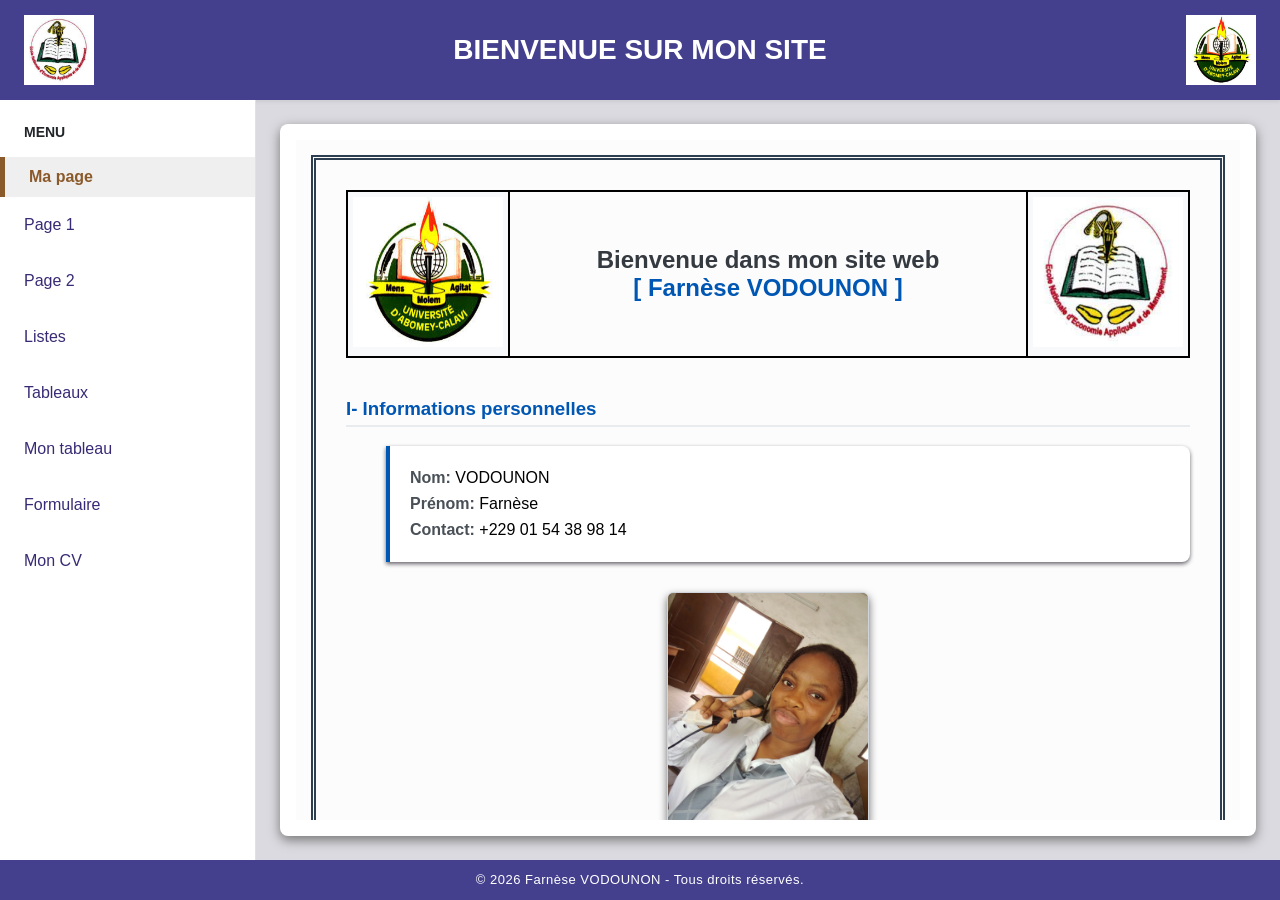
<file: index.html>
<!DOCTYPE html>
<html lang="fr">

<head>
    <meta charset="UTF-8">
    <meta name="viewport" content="width=device-width, initial-scale=1.0">

    <title>Farnèse's Site Web</title>

    <link href="https://cdn.jsdelivr.net/npm/bootstrap@5.3.2/dist/css/bootstrap.min.css" rel="stylesheet">

    <link rel="stylesheet" href="index.css">
</head>

<body>

    <header id="header-principal" class="d-flex justify-content-between align-items-center px-4 shadow-sm">
        <div class="logo-container">
            <img src="eneam.jpeg" alt=" logo de l'eneam " class="logo-img">
        </div>

        <h1 class="m-0 text-white h3 fw-bold text-uppercase">Bienvenue sur mon site</h1>

        <div class="logo-container">
            <img src="uac-image.jpg" alt="  logo de l'uac " class="logo-img">
        </div>
    </header>

    <div class="container-fluid px-0">
        <div class="row g-0 main-layout">

            <div id="menu-gauche" class="pt-4 border-end">
                <h3 class="px-4 text-dark text-uppercase small fw-bold mb-3"> MENU </h3>

                <div class="list-group list-group-flush" role="tablist">

                    <a class="list-group-item list-group-item-action active px-4" data-bs-toggle="list"
                        href="#pane-mapage" role="tab"> Ma page</a>
                        
                    <a class="list-group-item list-group-item-action py-3 px-4" data-bs-toggle="list"
                        href="#pane-page1" role="tab"> Page 1 </a>

                    <a class="list-group-item list-group-item-action py-3 px-4" data-bs-toggle="list" href="#pane-page2"
                        role="tab"> Page 2</a>

                    <a class="list-group-item list-group-item-action py-3 px-4" data-bs-toggle="list"
                        href="#pane-listes" role="tab"> Listes</a>

                    <a class="list-group-item list-group-item-action py-3 px-4" data-bs-toggle="list"
                        href="#pane-tableaux" role="tab">Tableaux</a>

                    <a class="list-group-item list-group-item-action py-3 px-4" data-bs-toggle="list"
                        href="#pane-montableau" role="tab"> Mon tableau</a>

                    <a class="list-group-item list-group-item-action py-3 px-4" data-bs-toggle="list"
                        href="#pane-formulaire" role="tab"> Formulaire</a>

                    <a class="list-group-item list-group-item-action py-3 px-4" data-bs-toggle="list" href="#pane-moncv"
                        role="tab"> Mon CV</a>

                </div>
            </div>

            <div id="ecran-affichage" class="p-4">

                <div class="tab-content h-100 p-3 main-screen-card">

                    <div class="tab-pane fade show active h-100" id="pane-mapage" role="tabpanel">
                        <iframe src="ma-page.html" title="Ma page"></iframe>
                    </div>

                    <div class="tab-pane fade h-100" id="pane-page1" role="tabpanel">
                        <iframe src="page1.html" title="Page 1"></iframe>
                    </div>

                    <div class="tab-pane fade h-100" id="pane-page2" role="tabpanel">
                        <iframe src="page2.html" title="Page 2"></iframe>
                    </div>


                    <div class="tab-pane fade h-100" id="pane-listes" role="tabpanel">
                        <iframe src="liste.html" title="Listes"></iframe>
                    </div>

                    <div class="tab-pane fade h-100" id="pane-tableaux" role="tabpanel">
                        <iframe src="Tableau.html" title="Tableaux"></iframe>
                    </div>

                    <div class="tab-pane fade h-100" id="pane-montableau" role="tabpanel">
                        <iframe src="TPtableau.html" title="Mon Tableau"></iframe>
                    </div>

                    <div class="tab-pane fade h-100" id="pane-formulaire" role="tabpanel">
                        <iframe src="Formulaire.html" title="Formulaire"></iframe>
                    </div>

                    <div class="tab-pane fade h-100" id="pane-moncv" role="tabpanel">
                        <iframe src="CV.html" title="Mon CV"></iframe>
                    </div>

                </div>
            </div>
        </div>
    </div>

    <footer id="footer" class="d-flex justify-content-center align-items-center text-white small">
        <span>&copy; 2026 Farnèse VODOUNON - Tous droits réservés.</span>
    </footer>

    <script src="https://cdn.jsdelivr.net/npm/bootstrap@5.3.2/dist/js/bootstrap.bundle.min.js"></script>
</body>

</html>
</file>
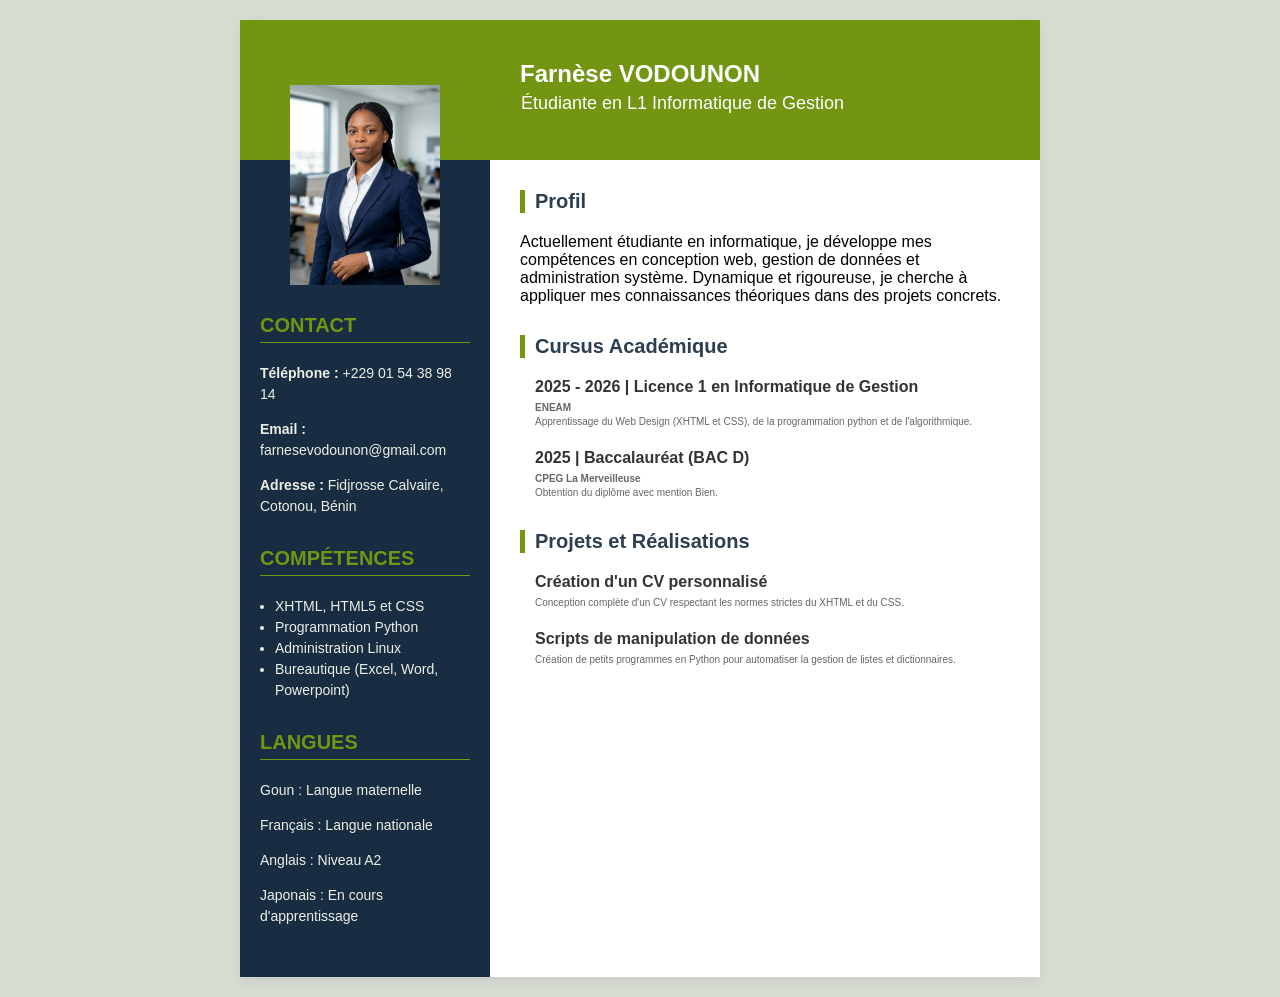
<file: CV.html>
<!DOCTYPE html>
<html lang="fr">
<head>
    <meta charset="UTF-8">
    <meta name="viewport" content="width=device-width, initial-scale=1.0">
    <title> Mon CV en ligne </title>
    <link rel="stylesheet" href="CV.css">
</head>
<body>
    <div id="page-cv">

        <div id="header">
            <h2> Farnèse VODOUNON</h2>
            <h3>Étudiante en L1 Informatique de Gestion</h3>
        </div>

        <div id="colonne-gauche">

            <div class="bloc-photo">
                <img src="Image\moipro.png" alt="Photo de profil" />
            </div>
            
            <div class="bloc-gauche">
                <h3>Contact</h3>
                <p><strong>Téléphone :</strong> +229 01 54 38 98 14</p>
                <p><strong>Email :</strong> farnesevodounon@gmail.com</p>
                <p><strong>Adresse :</strong> Fidjrosse Calvaire, Cotonou, Bénin</p>
            </div>
            
            <div class="bloc-gauche">
                <h3>Compétences</h3>
                <ul>
                    <li>XHTML, HTML5 et CSS</li>
                    <li>Programmation Python</li>
                    <li>Administration Linux</li>
                    <li>Bureautique (Excel, Word, Powerpoint)</li>
                </ul>
            </div>

            <div class="bloc-gauche">
                <h3>Langues</h3>
                <p>Goun : Langue maternelle</p>
                <p>Français : Langue nationale</p>
                <p>Anglais : Niveau A2</p>
                <p>Japonais : En cours d'apprentissage</p>
            </div>

        </div>

        <div id="colonne-droite">

            <div class="section-droite">
                <h3>Profil</h3>
                <p>
                    Actuellement étudiante en informatique, je développe mes compétences en conception web, 
                    gestion de données et administration système. Dynamique et rigoureuse, je cherche 
                    à appliquer mes connaissances théoriques dans des projets concrets.
                </p>
            </div>

            <div class="section-droite">
                <h3>Cursus Académique</h3>
                
                <div class="element-parcours">
                    <h4>2025 - 2026 | Licence 1 en Informatique de Gestion</h4>
                    <p class="etablissement">ENEAM</p>
                    <p>Apprentissage du Web Design (XHTML et CSS), de la programmation python et de l'algorithmique.</p>
                </div>
                
                <div class="element-parcours">
                    <h4>2025 | Baccalauréat (BAC D)</h4>
                    <p class="etablissement">CPEG La Merveilleuse</p>
                    <p>Obtention du diplôme avec mention Bien.</p>
                </div>
            </div>
            
            <div class="section-droite">
                <h3>Projets et  Réalisations</h3>
                
                <div class="element-parcours">
                    <h4>Création d'un CV personnalisé</h4>
                    <p>Conception complète d'un CV respectant les normes strictes du XHTML et du CSS.</p>
                </div>
                
                <div class="element-parcours">
                    <h4>Scripts de manipulation de données</h4>
                    <p>Création de petits programmes en Python pour automatiser la gestion de listes et dictionnaires.</p>
                </div>
            </div>
            
        </div>

        <div class="clear"></div>

    </div>
</body>
</html>
</file>
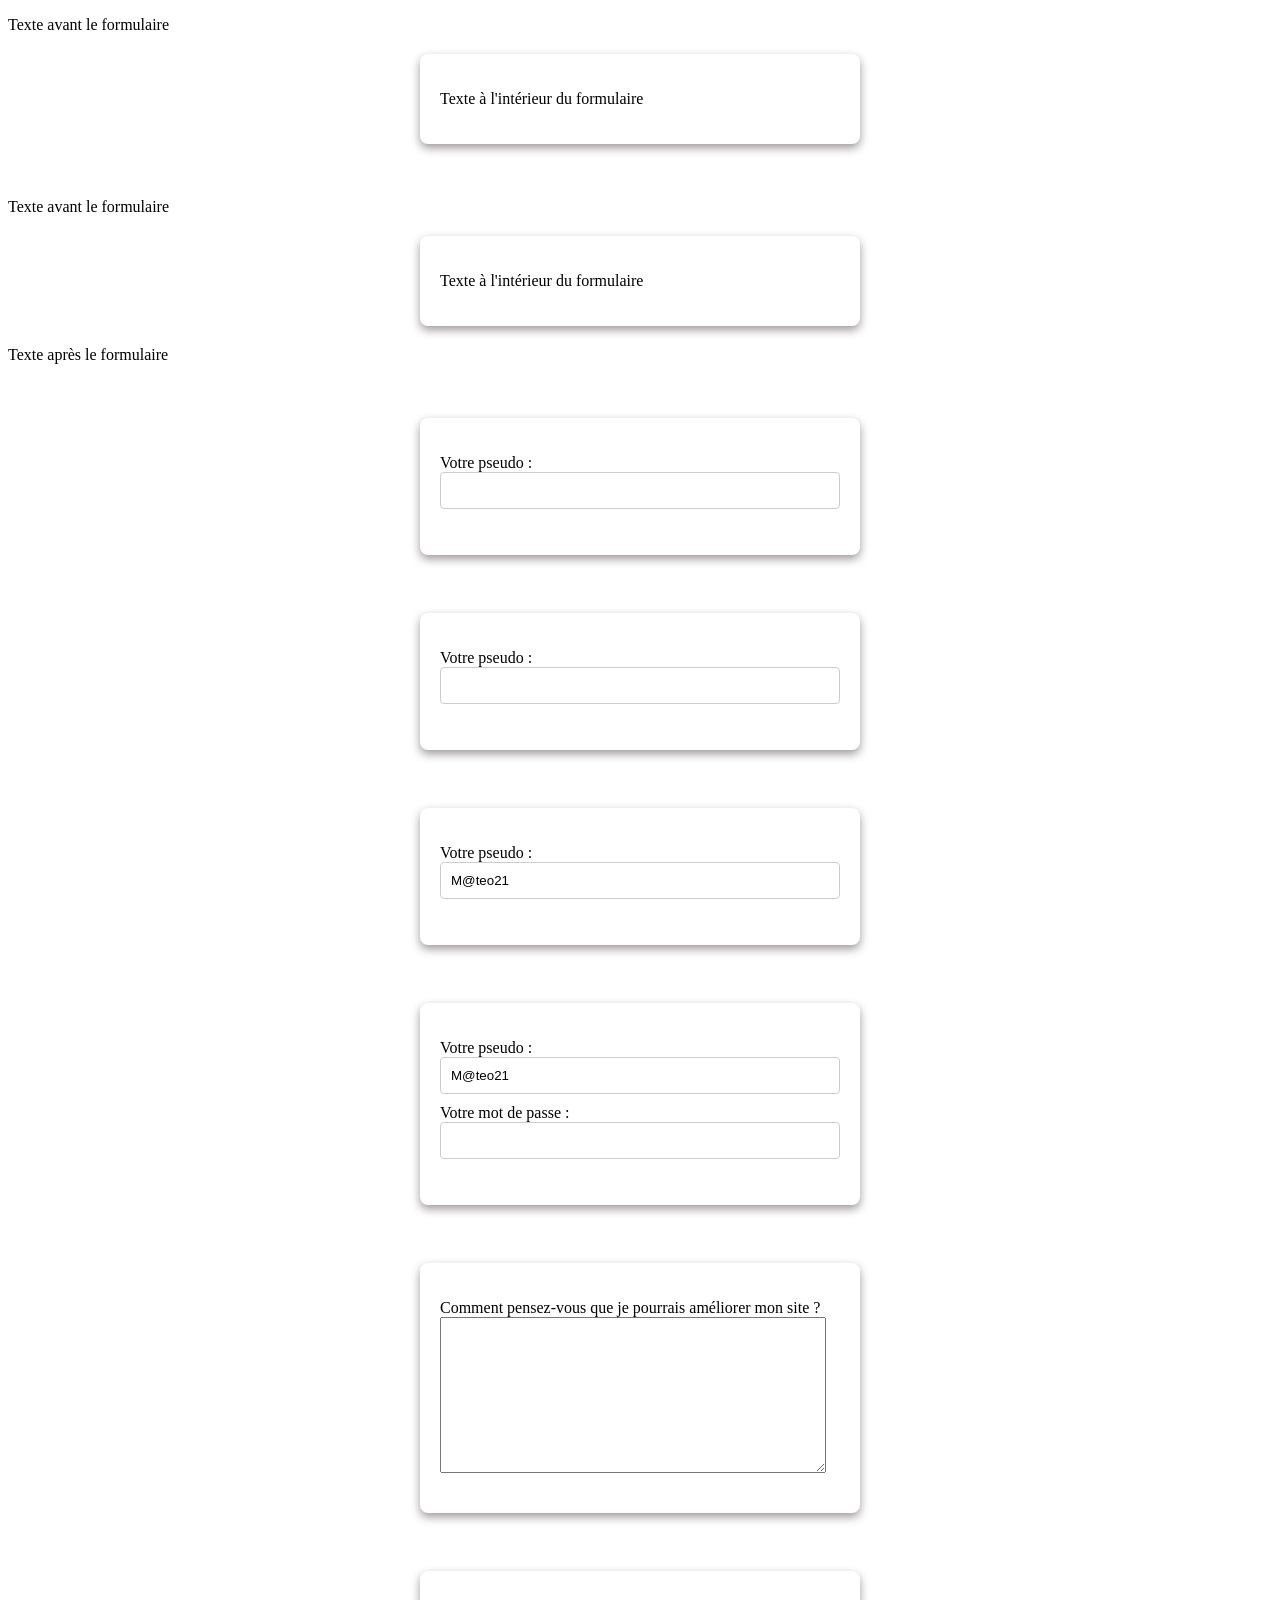
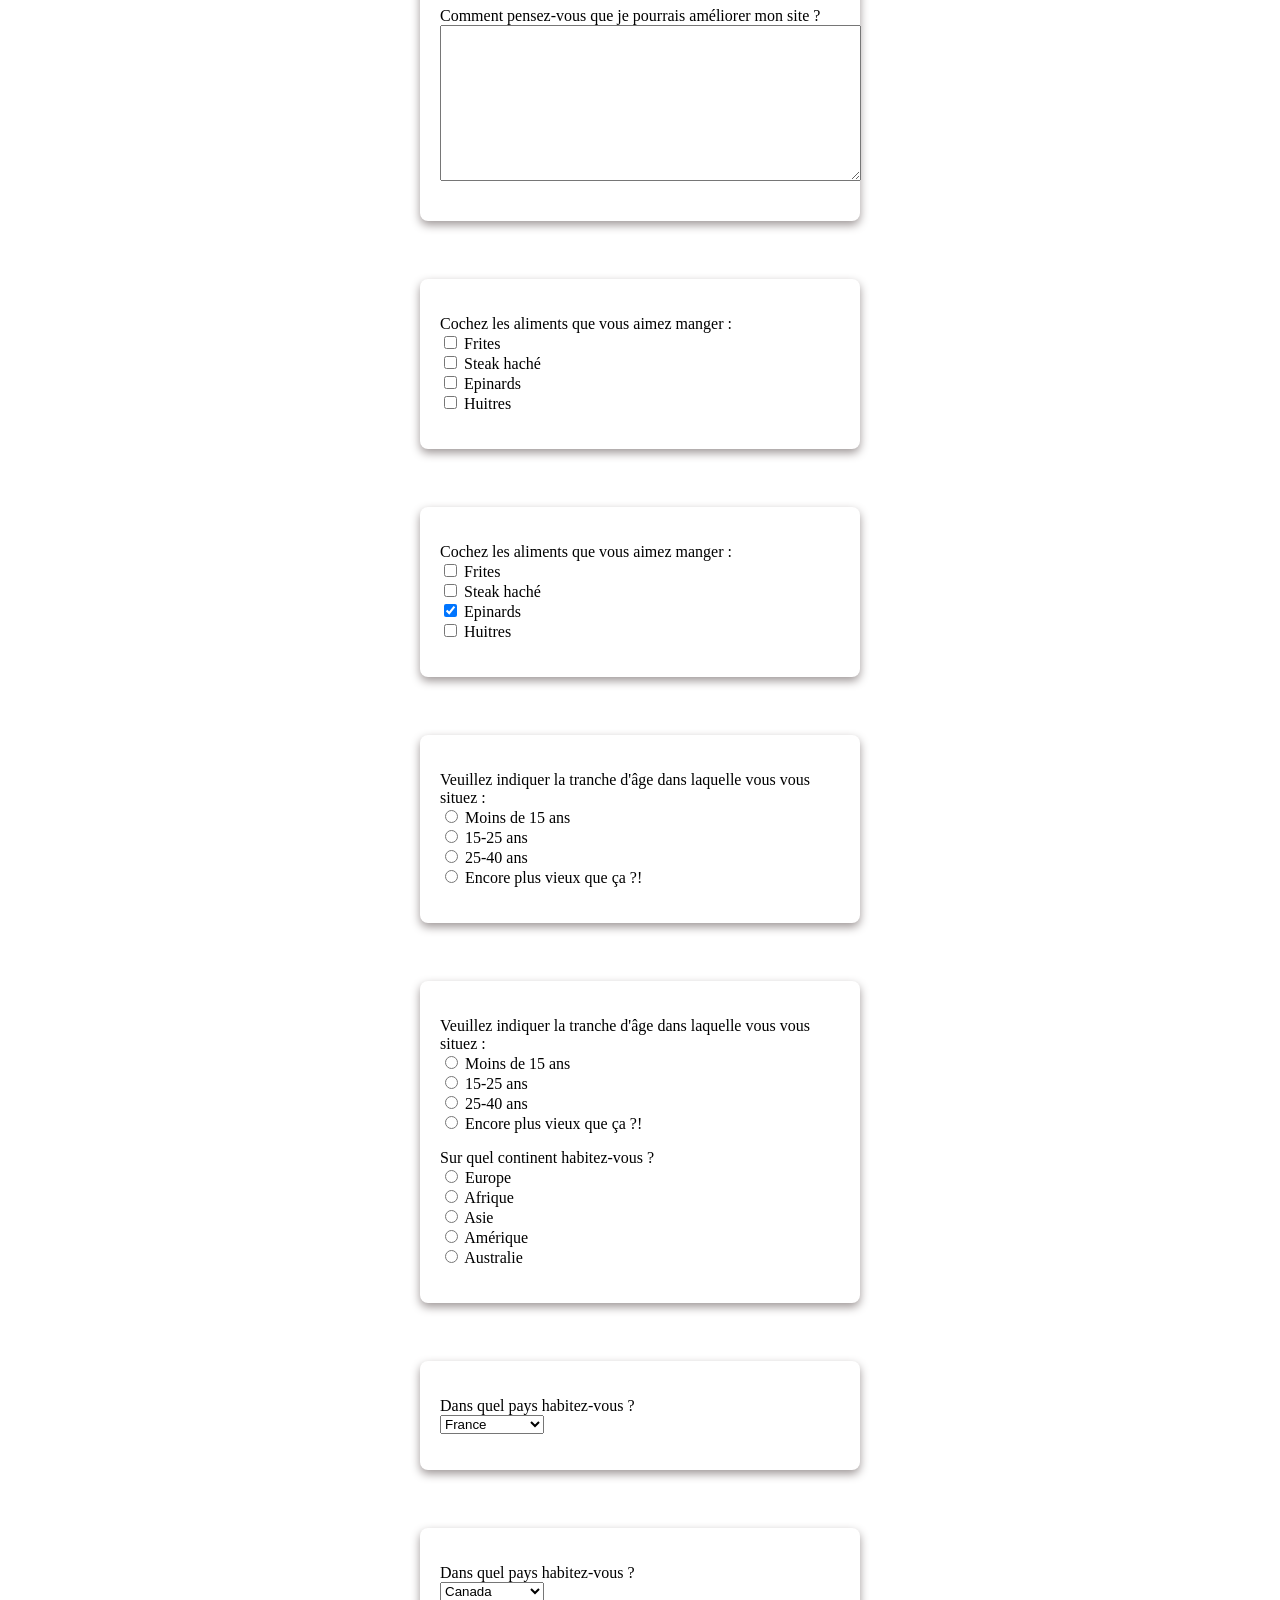
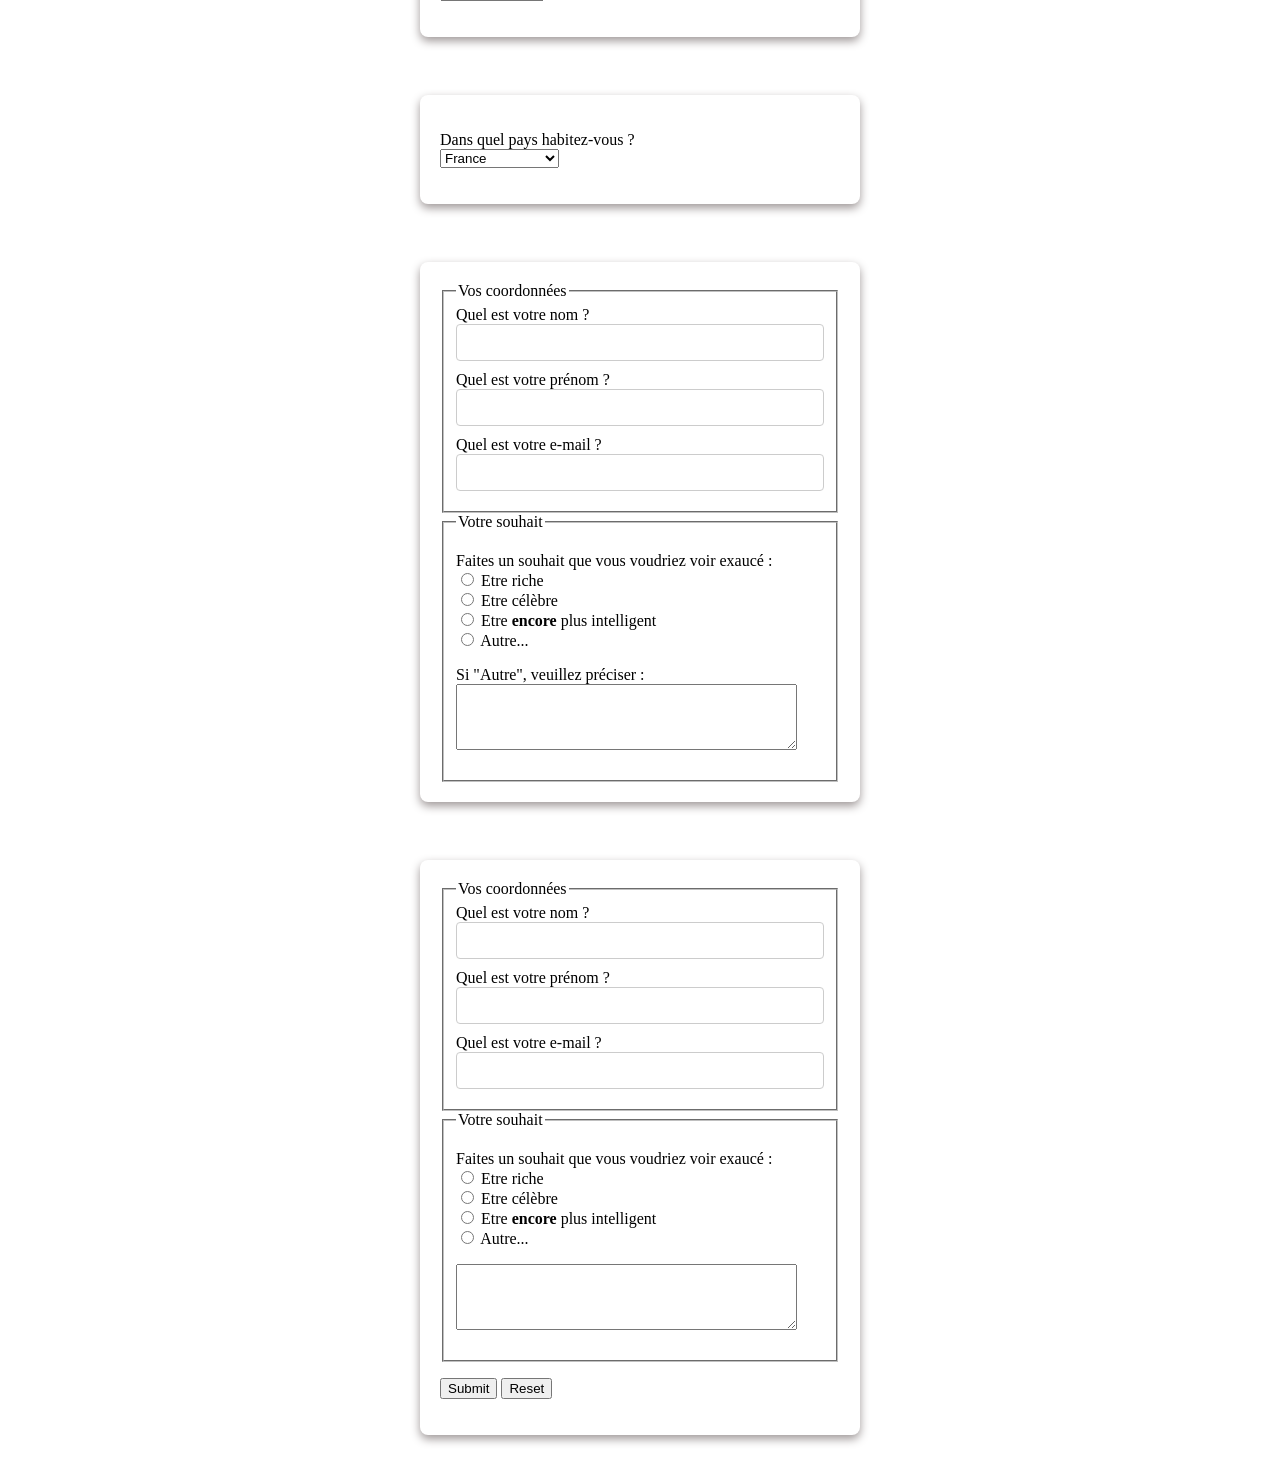
<file: Formulaire.html>
<!DOCTYPE html>
<html lang="fr">

<head>
    <meta charset="UTF-8">
    <title> FORMULAIRE </title>
    <link rel="stylesheet" href="Formulaire.css">
</head>

<body>
    <p>Texte avant le formulaire</p>
    <form>
        <p>Texte à l'intérieur du formulaire</p>
    </form> <br />

    <p>Texte avant le formulaire</p>
    <form method="post" action="traitement.php">
        <p>Texte à l'intérieur du formulaire</p>
    </form>
    <p>Texte après le formulaire</p> <br />

    <form method="post" action="traitement.php">
        <p>
            <label>Votre pseudo</label> : <input type="text" name="pseudo" />
        </p>
    </form> <br />

    <form method="post" action="traitement.php">
        <p>
            <label for="pseudo">Votre pseudo</label> : <input type="text" name="pseudo" id="pseudo" />
        </p>
    </form> <br />

    <form method="post" action="traitement.php">
        <p>
            <label for="pseudo">Votre pseudo :</label>
            <input type="text" name="pseudo" id="pseudo" value="M@teo21" size="30" maxlength="10" />
        </p>
    </form> <br />

    <form method="post" action="traitement.php">
        <p>
            <label for="pseudo">Votre pseudo :</label>
            <input type="text" name="pseudo" id="pseudo" value="M@teo21" />

            <br />
            <label for="pass">Votre mot de passe :</label>
            <input type="password" name="pass" id="pass" />

        </p>
    </form> <br />

    <form method="post" action="traitement.php">
        <p>
            <label for="ameliore">Comment pensez-vous que je pourrais améliorer mon site ?</label><br />
            <textarea name="ameliorer" id="ameliore"></textarea>
        </p>
    </form> <br />

    <form method="post" action="traitement.php">
        <p>
            <label for="ameliorer">Comment pensez-vous que je pourrais améliorer mon site ?</label><br />
            <textarea name="ameliorer" id="ameliorer" rows="10" cols="50"></textarea>
        </p>
    </form> <br />

    <form method="post" action="traitement.php">
        <p>
            Cochez les aliments que vous aimez manger :<br />
            <input type="checkbox" name="frites" id="frites" /> <label for="frites">Frites</label><br />
            <input type="checkbox" name="steak" id="steak" /> <label for="steak">Steak haché</label><br />
            <input type="checkbox" name="epinards" id="epinards" /> <label for="epinards">Epinards</label><br />
            <input type="checkbox" name="huitres" id="huitres" /> <label for="huitres">Huitres</label>
        </p>
    </form> <br />

    <form method="post" action="traitement.php">
        <p>
            Cochez les aliments que vous aimez manger :<br />
            <input type="checkbox" name="frites" id="frites" /> <label for="frites">Frites</label><br />
            <input type="checkbox" name="steak" id="steak" /> <label for="steak">Steak haché</label><br />
            <input type="checkbox" name="epinards" id="epinards" checked="checked" /> <label
                for="epinards">Epinards</label><br />
            <input type="checkbox" name="huitres" id="huitres" /> <label for="huitres">Huitres</label>
        </p>
    </form> <br />

    <form method="post" action="traitement.php">
        <p>
            Veuillez indiquer la tranche d'âge dans laquelle vous vous situez :<br />
            <input type="radio" name="age" value="moins15" id="moins15" /> <label for="moins15">Moins de 15
                ans</label><br />
            <input type="radio" name="age" value="medium15-25" id="medium15-25" /> <label for="medium15- 
25">15-25 ans</label><br />
            <input type="radio" name="age" value="medium25-40" id="medium25-40" /> <label for="medium25- 
40">25-40 ans</label><br />
            <input type="radio" name="age" value="plus40" id="plus40" /> <label for="plus40">Encore plus vieux que
                ça ?!</label>
        </p>
    </form> <br />

    <form method="post" action="traitement.php">
        <p>
            Veuillez indiquer la tranche d'âge dans laquelle vous vous situez :<br />
            <input type="radio" name="age" value="moins15" id="moins15" /> <label for="moins15">Moins de 15
                ans</label><br />
            <input type="radio" name="age" value="medium15-25" id="medium15-25" /> <label for="medium15-25">15-25
                ans</label><br />
            <input type="radio" name="age" value="medium25-40" id="medium25-40" /> <label for="medium25-40">25-40
                ans</label><br />
            <input type="radio" name="age" value="plus40" id="plus40" /> <label for="plus40">Encore plus vieux que ça
                ?!</label>
        </p>
        <p>
            Sur quel continent habitez-vous ?<br />
            <input type="radio" name="continent" value="europe" id="europe" /> <label for="europe">Europe</label><br />
            <input type="radio" name="continent" value="afrique" id="afrique" /> <label
                for="afrique">Afrique</label><br />
            <input type="radio" name="continent" value="asie" id="asie" /> <label for="asie">Asie</label><br />
            <input type="radio" name="continent" value="amerique" id="amerique" /> <label
                for="amerique">Amérique</label><br />
            <input type="radio" name="continent" value="australie" id="australie" /> <label
                for="australie">Australie</label>
        </p>
    </form> <br />

    <form method="post" action="traitement.php">
        <p>
            <label for="pays">Dans quel pays habitez-vous ?</label><br />
            <select name="pays" id="pays">
                <option value="france">France</option>
                <option value="espagne">Espagne</option>
                <option value="italie">Italie</option>
                <option value="royaume-uni">Royaume-Uni</option>
                <option value="canada">Canada</option>
                <option value="etats-unis">Etats-Unis</option>
                <option value="chine">Chine</option>
                <option value="japon">Japon</option>
            </select>
        </p>
    </form> <br />

    <form method="post" action="traitement.php">
        <p>
            <label for="pays">Dans quel pays habitez-vous ?</label><br />
            <select name="pays" id="pays">
                <option value="france">France</option>
                <option value="espagne">Espagne</option>
                <option value="italie">Italie</option>
                <option value="royaume-uni">Royaume-Uni</option>
                <option value="canada" selected="selected">Canada</option>
                <option value="etats-unis">Etats-Unis</option>
                <option value="chine">Chine</option>
                <option value="japon">Japon</option>
            </select>
        </p>
    </form> <br />

    <form method="post" action="traitement.php">
        <p>
            <label for="pays">Dans quel pays habitez-vous ?</label><br />
            <select name="pays" id="pays">
                <optgroup label="Europe">
                    <option value="france">France</option>
                    <option value="espagne">Espagne</option>
                    <option value="italie">Italie</option>
                    <option value="royaume-uni">Royaume-Uni</option>
                </optgroup>
                <optgroup label="Amérique">
                    <option value="canada">Canada</option>
                    <option value="etats-unis">Etats-Unis</option>
                </optgroup>
                <optgroup label="Asie">
                    <option value="chine">Chine</option>
                    <option value="japon">Japon</option>
                </optgroup>
            </select>
        </p>
    </form> <br />

    <form method="post" action="traitement.php">

        <fieldset>
            <legend>Vos coordonnées</legend> <!-- Titre du fieldset -->

            <label for="nom">Quel est votre nom ?</label><br />
            <input type="text" name="nom" id="nom" tabindex="10" /><br />

            <label for="prenom">Quel est votre prénom ?</label><br />
            <input type="text" name="prenom" id="prenom" tabindex="20" /><br />

            <label for="email">Quel est votre e-mail ?</label><br />
            <input type="text" name="email" id="email" tabindex="30" /><br />
        </fieldset>

        <fieldset>
            <legend>Votre souhait</legend> <!-- Titre du fieldset -->

            <p>
                Faites un souhait que vous voudriez voir exaucé :<br />
                <input type="radio" name="souhait" value="riche" id="riche" tabindex="40" /> <label for="riche">Etre
                    riche</label><br />
                <input type="radio" name="souhait" value="celebre" id="celebre" tabindex="50" /> <label
                    for="celebre">Etre célèbre</label><br />
                <input type="radio" name="souhait" value="intelligent" id="intelligent" tabindex="60" /> <label
                    for="intelligent">Etre <strong>encore</strong> plus intelligent</label><br />
                <input type="radio" name="souhait" value="autre" id="autre" tabindex="70" /> <label
                    for="autre">Autre...</label><br />
            </p>

            <p>
                <label for="precisions">Si "Autre", veuillez préciser :</label><br />
                <textarea name="precisions" id="precisions" cols="40" rows="4" tabindex="80"></textarea>
            </p>
        </fieldset>
    </form> <br />

    <form method="post" action="cible_formulaire.php">

        <fieldset>
            <legend>Vos coordonnées</legend>

            <label for="nom">Quel est votre nom ?</label><br />
            <input type="text" name="nom" id="nom" tabindex="10" /><br />

            <label for="prenom">Quel est votre prénom ?</label><br />
            <input type="text" name="prenom" id="prenom" tabindex="20" /><br />

            <label for="email">Quel est votre e-mail ?</label><br />
            <input type="text" name="email" id="email" tabindex="30" /><br />
        </fieldset>

        <fieldset>
            <legend>Votre souhait</legend>

            <p>
                Faites un souhait que vous voudriez voir exaucé :<br />
                <input type="radio" name="souhait" value="riche" id="riche" tabindex="40" /> <label for="riche">Etre
                    riche</label><br />
                <input type="radio" name="souhait" value="celebre" id="celebre" tabindex="50" /> <label
                    for="celebre">Etre
                    célèbre</label><br />
                <input type="radio" name="souhait" value="intelligent" id="intelligent" tabindex="60" /> <label
                    for="intelligent">Etre <strong>encore</strong> plus intelligent</label><br />
                <input type="radio" name="souhait" value="autre" id="autre" tabindex="70" /> <label
                    for="autre">Autre...</label><br />
            </p>
            <textarea name="precisions" id="precisions" cols="40" rows="4" tabindex="80"></textarea>
            </p>
        </fieldset>
        <p>
            <input type="submit" /> <input type="reset" />
        </p>
    </form> <br />


</body>

</html>
</file>
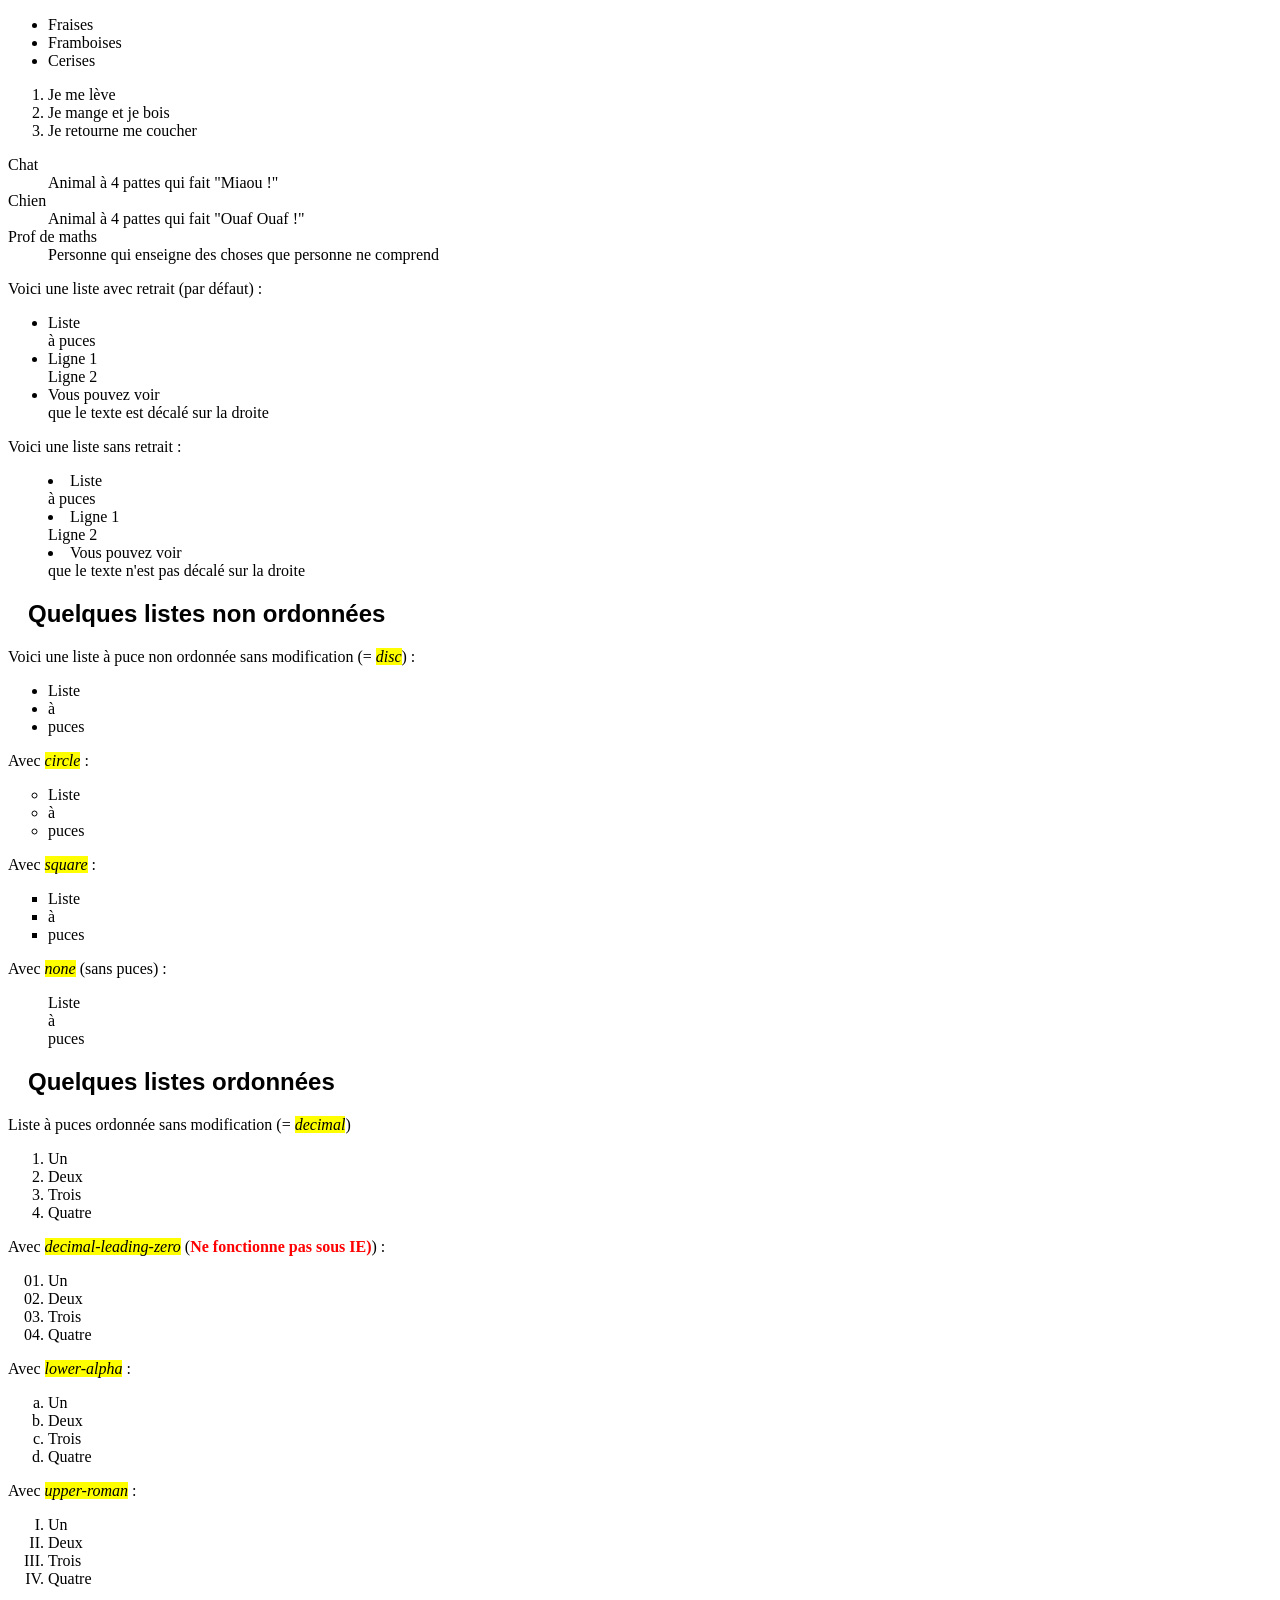
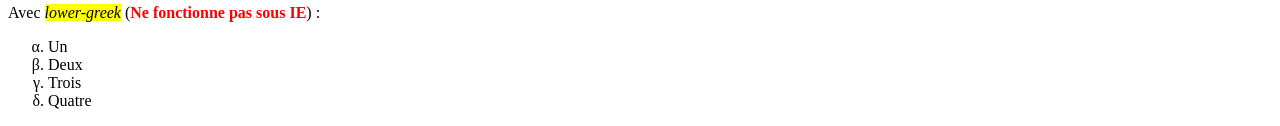
<file: liste.html>
<!DOCTYPE html>
<html lang="fr">
<head>
    <meta charset="UTF-8">
    <title>Liste.html</title>
    <link rel="stylesheet" href="liste.css" media="all"/>
</head>

<body>

    <!--liste non ordonnée-->
    <ul>
        <li>Fraises</li>
        <li>Framboises</li>
        <li>Cerises</li>
    </ul>

    <!--liste ordonnée-->
    <ol>
        <li>Je me lève</li>
        <li>Je mange et je bois</li>
        <li>Je retourne me coucher</li>
    </ol>

    <!--liste de définition-->
    <dl>
        <dt>Chat</dt>
        <dd>Animal à 4 pattes qui fait "Miaou !"</dd>
        <dt>Chien</dt>
        <dd>Animal à 4 pattes qui fait "Ouaf Ouaf !"</dd>
        <dt>Prof de maths</dt>
        <dd>Personne qui enseigne des choses que personne ne comprend</dd>
    </dl>

    <!--Retrait des listes-->
    <p>Voici une liste avec retrait (par défaut) :</p>
    <ul class="retrait">
        <li>Liste<br />à puces</li>
        <li>Ligne 1<br />Ligne 2</li>
        <li>Vous pouvez voir<br />que le texte est décalé sur la droite</li>
    </ul>
    <p>Voici une liste sans retrait :</p>
    <ul class="pas_de_retrait">
        <li>Liste<br />à puces</li>
        <li>Ligne 1<br />Ligne 2</li>
        <li>Vous pouvez voir<br />que le texte n'est pas décalé sur la droite</li>
    </ul>

    <!--Représentation de la puce-->
    <h2>Quelques listes non ordonnées</h2>
    <p>Voici une liste à puce non ordonnée sans modification (= <em>disc</em>) :</p>
    <ul>
        <li>Liste</li>
        <li>à</li>
        <li>puces</li>
    </ul>
    <p>Avec <em>circle</em> :</p>
    <ul class="cercle">
        <li>Liste</li>
        <li>à</li>
        <li>puces</li>
    </ul>
    <p>Avec <em>square</em> :</p>
    <ul class="carre">
        <li>Liste</li>
        <li>à</li>
        <li>puces</li>
    </ul>
    <p>Avec <em>none</em> (sans puces) :</p>
    <ul class="rien">
        <li>Liste</li>
        <li>à</li>
        <li>puces</li>
    </ul>
    
    <h2>Quelques listes ordonnées</h2>
    <p>Liste à puces ordonnée sans modification (= <em>decimal</em>)</p>
    <ol>
        <li>Un</li>
        <li>Deux</li>
        <li>Trois</li>
        <li>Quatre</li>
    </ol>
    <p>Avec <em>decimal-leading-zero</em> (<strong>Ne fonctionne pas sous IE)</strong>) :</p>
    <ol class="commence_a_zero">
        <li>Un</li>
        <li>Deux</li>
        <li>Trois</li>
        <li>Quatre</li>
    </ol>
    <p>Avec <em>lower-alpha</em> :</p>
    <ol class="lettres_minuscules">
        <li>Un</li>
        <li>Deux</li>
        <li>Trois</li>
        <li>Quatre</li>
    </ol>
    <p>Avec <em>upper-roman</em> :</p>
    <ol class="chiffres_romains">
        <li>Un</li>
        <li>Deux</li>
        <li>Trois</li>
        <li>Quatre</li>
    </ol>
    <p>Avec <em>lower-greek</em> (<strong>Ne fonctionne pas sous IE</strong>) :</p>
    <ol class="lettres_grecques">
        <li>Un</li>
        <li>Deux</li>
        <li>Trois</li>
        <li>Quatre</li>
    </ol>


</body>

</html>
</file>
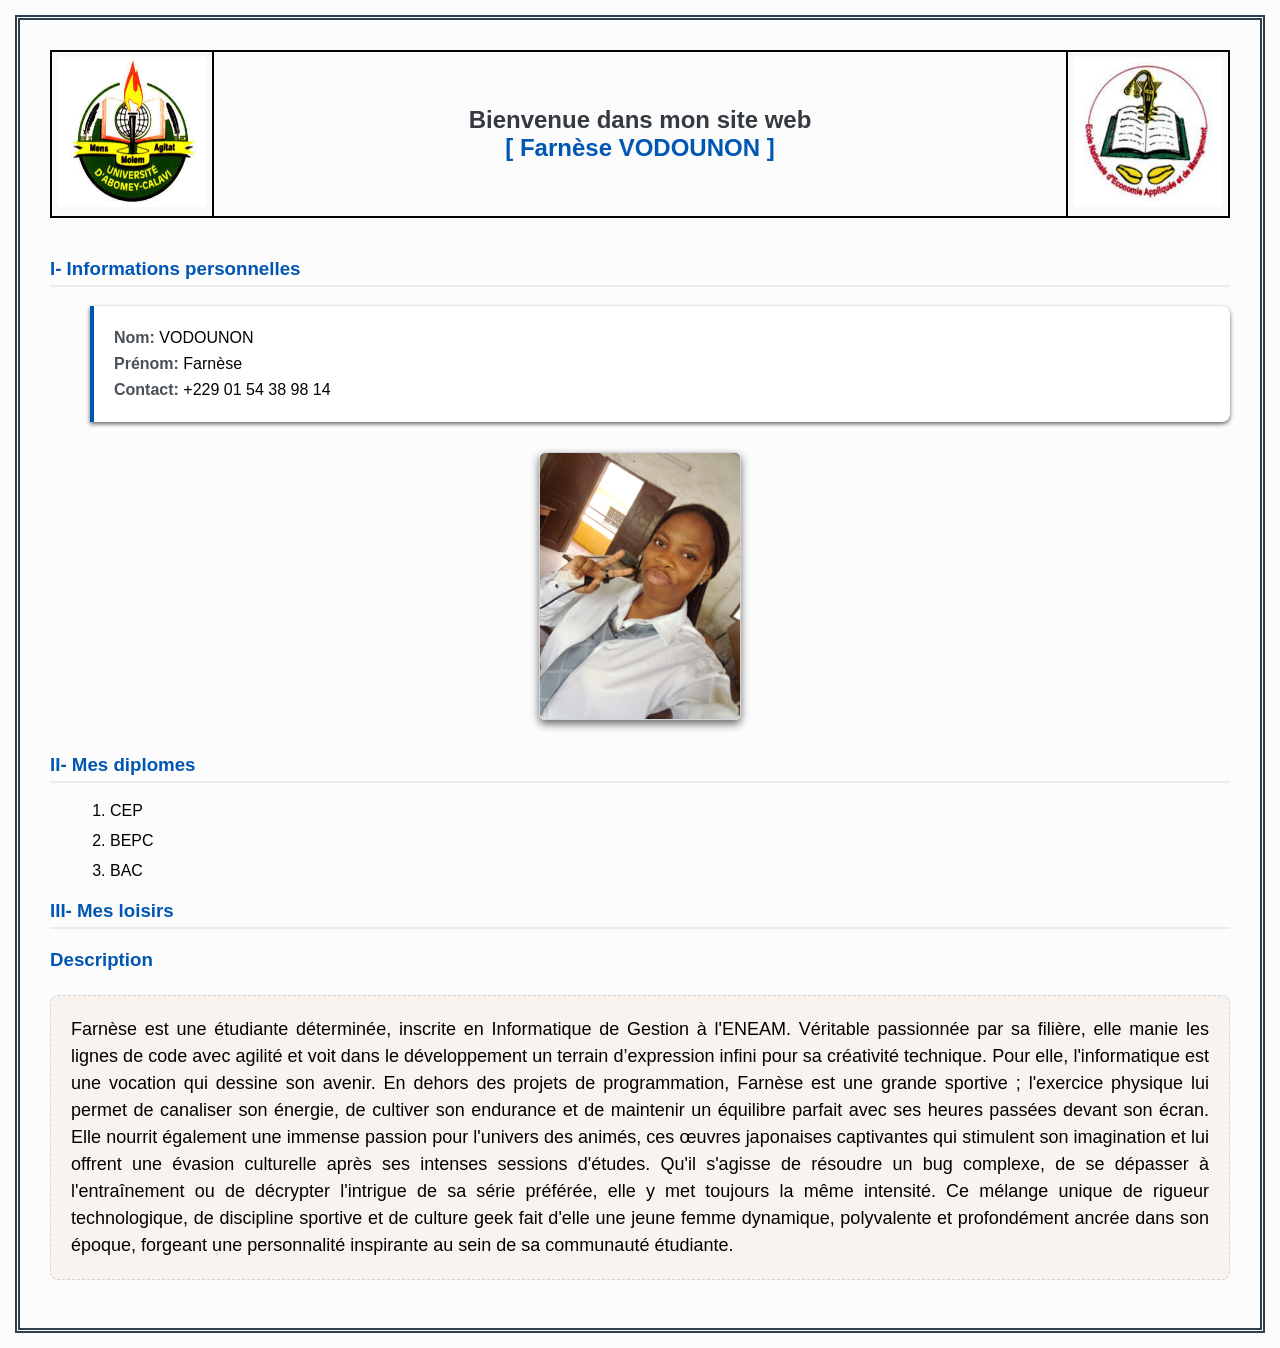
<file: ma page.html>
<!DOCTYPE html>
<html lang="fr">

<head>
  <meta charset="UTF-8">
  <link rel="stylesheet" href="ma page.css">
  <title>MA PAGE</title>
</head>

<body>
  <table class="entete">
    <tr>
      <th class="logo">
        <a href="https://uac.bj">
          <img class="small-pic" src="uac-image.jpg" alt="lien site uac" />
        </a>
      </th>

      <th class="texte">
        <h2>Bienvenue dans mon site web <br />
          <a href="#Description" class="lien-nom">[ Farnèse VODOUNON ]</a>
        </h2>
      </th>

      <th class="logo">
        <a href="https://eneam.uac.bj">
          <img class="small-pic" src="eneam.jpeg" alt="lien site eneam" />
        </a>
      </th>
    </tr>
  </table>

  <h3>I- Informations personnelles</h3>

  <div class="infos">
    <p><strong>Nom: </strong>VODOUNON</p>
    <p><strong>Prénom: </strong>Farnèse</p>
    <p><strong>Contact: </strong>+229 01 54 38 98 14</p>
  </div>

  <div class="photo">
    <a href="page1.html">
      <img class="maphoto" src="Image\moi.jpeg"
        alt="Ma photo" />
    </a>
  </div>

  <h3>II- Mes diplomes</h3>
  <ol class="liste">
    <li>CEP</li>
    <li>BEPC</li>
    <li>BAC</li>
  </ol>


  <h3>III- Mes loisirs</h3>

  <h3 id="Description">Description</h3>
  <p class="texte-description">
  Farnèse est une étudiante déterminée, inscrite en Informatique de Gestion à l'ENEAM. 
  Véritable passionnée par sa filière, elle manie les lignes de code avec agilité et voit 
  dans le développement un terrain d’expression infini pour sa créativité technique. Pour elle, 
  l'informatique est une vocation qui dessine son avenir. En dehors des projets de programmation, 
  Farnèse est une grande sportive ; l'exercice physique lui permet de canaliser son énergie, de 
  cultiver son endurance et de maintenir un équilibre parfait avec ses heures passées devant son écran. 
  Elle nourrit également une immense passion pour l'univers des animés, ces œuvres japonaises 
  captivantes qui stimulent son imagination et lui offrent une évasion culturelle après 
  ses intenses sessions d'études. Qu'il s'agisse de résoudre un bug complexe, de se dépasser à 
  l'entraînement ou de décrypter l'intrigue de sa série préférée, elle y met toujours la même intensité. 
  Ce mélange unique de rigueur technologique, de discipline sportive et de culture geek fait d'elle 
  une jeune femme dynamique, polyvalente et profondément ancrée dans son époque, forgeant une 
  personnalité inspirante au sein de sa communauté étudiante.
</p>
</body>

</html>
</file>
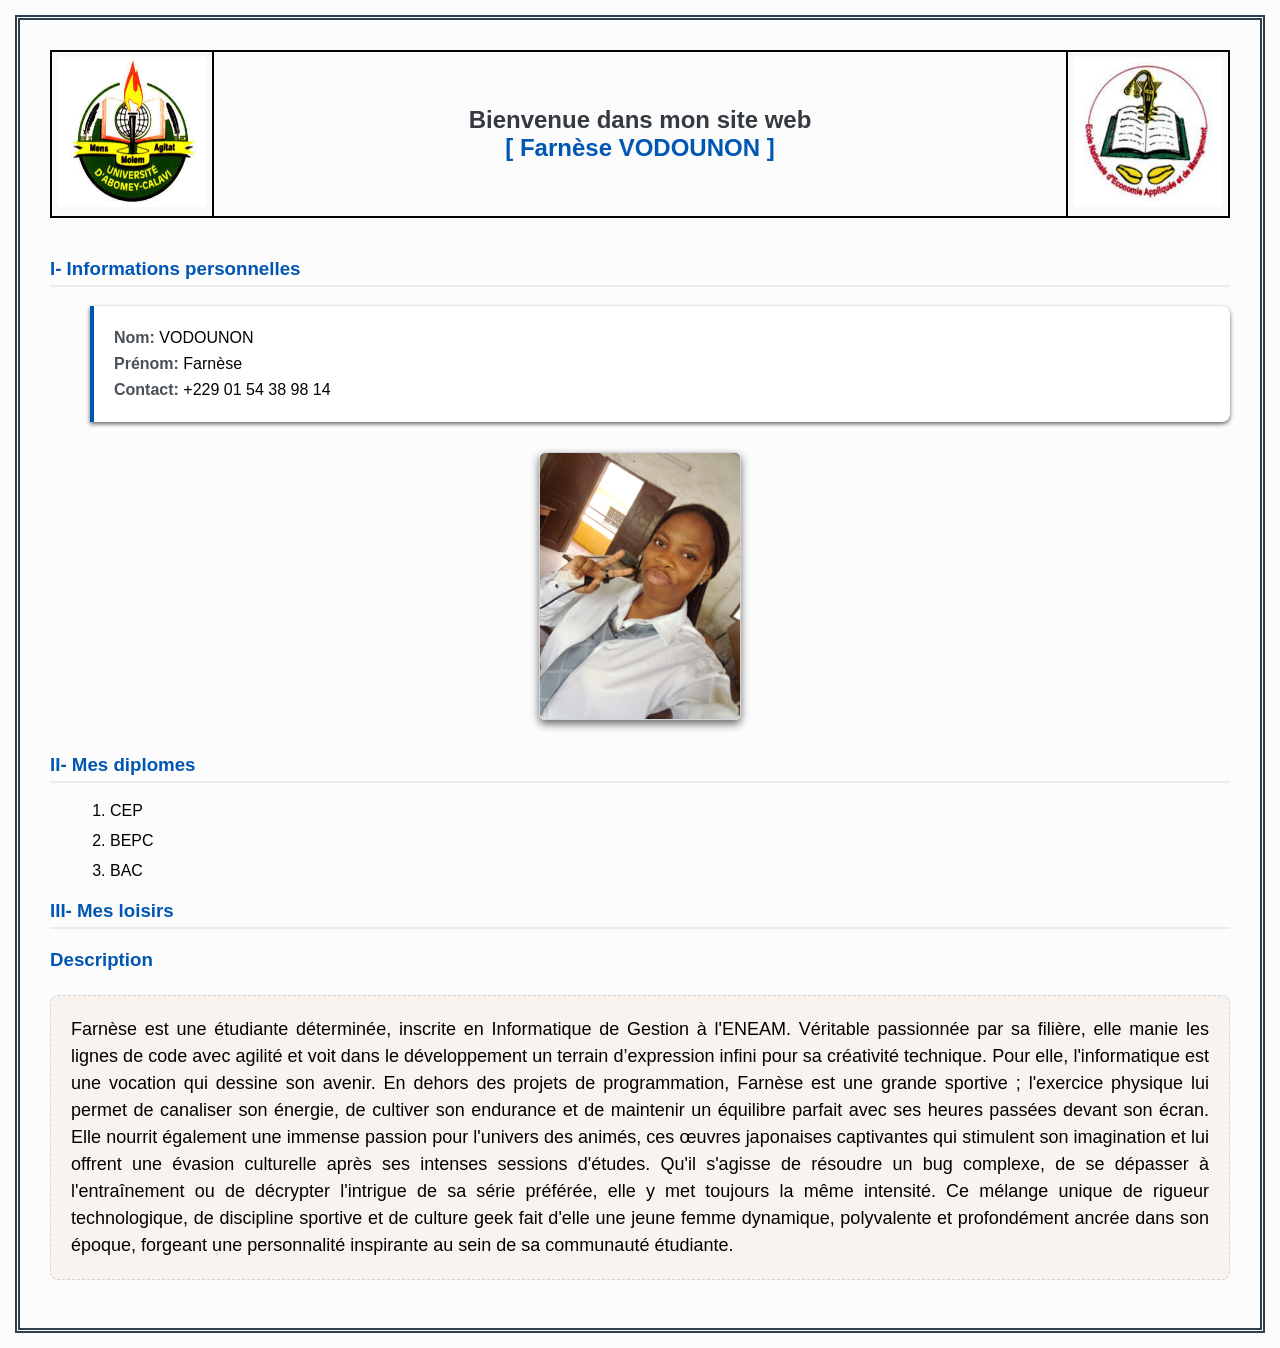
<file: ma-page.html>
<!DOCTYPE html>
<html lang="fr">

<head>
  <meta charset="UTF-8">
  <link rel="stylesheet" href="ma-page.css">
  <title>MA PAGE</title>
</head>

<body>
  <table class="entete">
    <tr>
      <th class="logo">
        <a href="https://uac.bj">
          <img class="small-pic" src="uac-image.jpg" alt="lien site uac" />
        </a>
      </th>

      <th class="texte">
        <h2>Bienvenue dans mon site web <br />
          <a href="#Description" class="lien-nom">[ Farnèse VODOUNON ]</a>
        </h2>
      </th>

      <th class="logo">
        <a href="https://eneam.uac.bj">
          <img class="small-pic" src="eneam.jpeg" alt="lien site eneam" />
        </a>
      </th>
    </tr>
  </table>

  <h3>I- Informations personnelles</h3>

  <div class="infos">
    <p><strong>Nom: </strong>VODOUNON</p>
    <p><strong>Prénom: </strong>Farnèse</p>
    <p><strong>Contact: </strong>+229 01 54 38 98 14</p>
  </div>

  <div class="photo">
    <a href="page1.html">
      <img class="maphoto" src="Image\moi.jpeg"
        alt="Ma photo" />
    </a>
  </div>

  <h3>II- Mes diplomes</h3>
  <ol class="liste">
    <li>CEP</li>
    <li>BEPC</li>
    <li>BAC</li>
  </ol>


  <h3>III- Mes loisirs</h3>

  <h3 id="Description">Description</h3>
  <p class="texte-description">
  Farnèse est une étudiante déterminée, inscrite en Informatique de Gestion à l'ENEAM. 
  Véritable passionnée par sa filière, elle manie les lignes de code avec agilité et voit 
  dans le développement un terrain d’expression infini pour sa créativité technique. Pour elle, 
  l'informatique est une vocation qui dessine son avenir. En dehors des projets de programmation, 
  Farnèse est une grande sportive ; l'exercice physique lui permet de canaliser son énergie, de 
  cultiver son endurance et de maintenir un équilibre parfait avec ses heures passées devant son écran. 
  Elle nourrit également une immense passion pour l'univers des animés, ces œuvres japonaises 
  captivantes qui stimulent son imagination et lui offrent une évasion culturelle après 
  ses intenses sessions d'études. Qu'il s'agisse de résoudre un bug complexe, de se dépasser à 
  l'entraînement ou de décrypter l'intrigue de sa série préférée, elle y met toujours la même intensité. 
  Ce mélange unique de rigueur technologique, de discipline sportive et de culture geek fait d'elle 
  une jeune femme dynamique, polyvalente et profondément ancrée dans son époque, forgeant une 
  personnalité inspirante au sein de sa communauté étudiante.
</p>
</body>

</html>
</file>
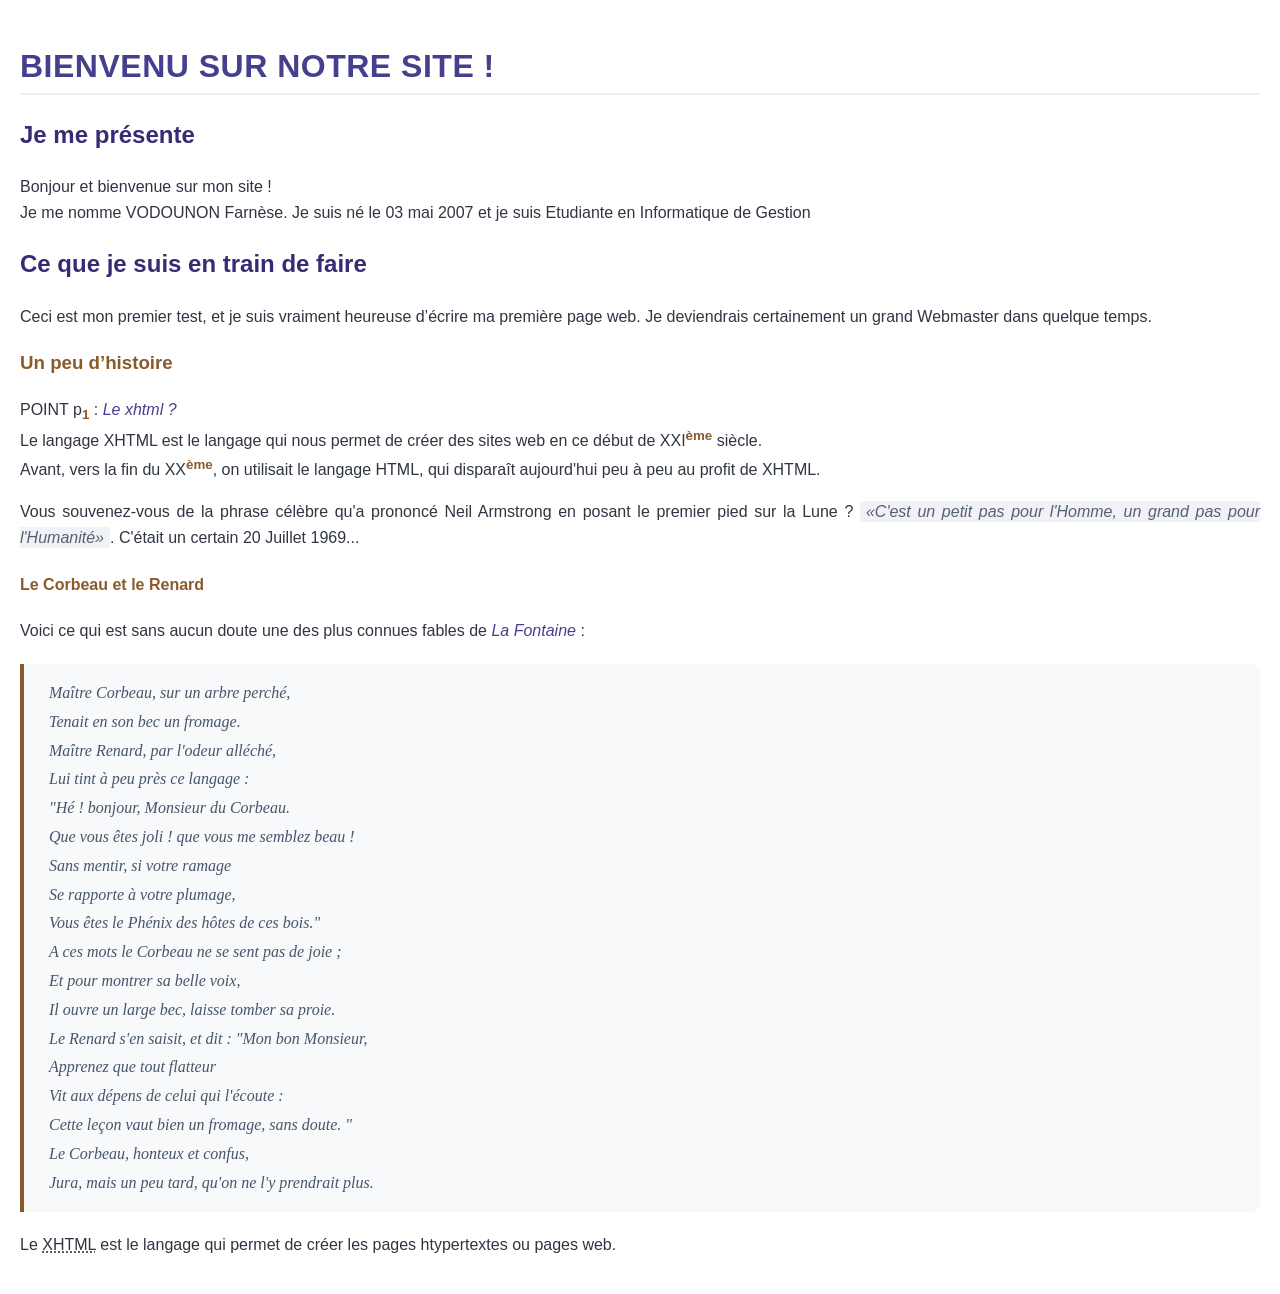
<file: page1.html>
<!DOCTYPE html>
<html lang="fr">

<head>
    <meta charset="UTF-8">
    <meta name="viewport" content="width=device-width, initial-scale=1.0">
    <link rel="stylesheet" href="page1.css">
    <title> Page1 </title>
</head>

<body>
    <!-- Organiser son texte -->
   
    <h1>BIENVENU SUR NOTRE SITE !</h1>

    <h2>Je me présente</h2>

    <p>
        Bonjour et bienvenue sur mon site !<br /> Je me nomme VODOUNON Farnèse.
        Je suis né le 03 mai 2007 et je suis Etudiante en Informatique de Gestion
    </p>

    <h2>Ce que je suis en train de faire</h2>

    <p>
        Ceci est mon premier test, et je suis vraiment heureuse d’écrire ma première page web. Je deviendrais
        certainement un grand Webmaster dans quelque temps.
    </p>

    <h3>Un peu d’histoire</h3>

    <p>

        POINT p<sub>1</sub> : <em> Le xhtml ?</em><br />

        Le langage XHTML est le langage qui nous permet de créer des sites web en ce début de
        XXI<sup>ème</sup> siècle.<br />

        Avant, vers la fin du XX<sup>ème</sup>, on utilisait le langage HTML, qui disparaît aujourd'hui peu à
        peu au profit de XHTML.

    </p>

    <p>Vous souvenez-vous de la phrase célèbre qu'a prononcé Neil Armstrong en posant le premier pied
        sur la Lune ? <q>C'est un petit pas pour l'Homme, un grand pas pour l'Humanité</q>. C'était un certain
        20 Juillet 1969...</p>

    <h4>Le Corbeau et le Renard</h4>
    <p>Voici ce qui est sans aucun doute une des plus connues fables de <em>La Fontaine</em> :</p>

    <blockquote>
        <p>
            Maître Corbeau, sur un arbre perché,<br />
            Tenait en son bec un fromage.<br />
            Maître Renard, par l'odeur alléché,<br />
            Lui tint à peu près ce langage :<br />
            "Hé ! bonjour, Monsieur du Corbeau.<br />
            Que vous êtes joli ! que vous me semblez beau !<br />
            Sans mentir, si votre ramage<br />
            Se rapporte à votre plumage,<br />
            Vous êtes le Phénix des hôtes de ces bois."<br />
            A ces mots le Corbeau ne se sent pas de joie ;<br />
            Et pour montrer sa belle voix,<br />
            Il ouvre un large bec, laisse tomber sa proie.<br />
            Le Renard s'en saisit, et dit : "Mon bon Monsieur,<br />
            Apprenez que tout flatteur<br />
            Vit aux dépens de celui qui l'écoute :<br />
            Cette leçon vaut bien un fromage, sans doute. "<br />
            Le Corbeau, honteux et confus,<br />
            Jura, mais un peu tard, qu'on ne l'y prendrait plus.
        </p>
    </blockquote>

    <p>Le <acronym title="eXtensible HyperText Markup Language">XHTML</acronym> est le langage qui
    permet de créer les pages htypertextes ou pages web.</p>

    <!-- Les liens hypertextes -->
     
</body>

</html>
</file>
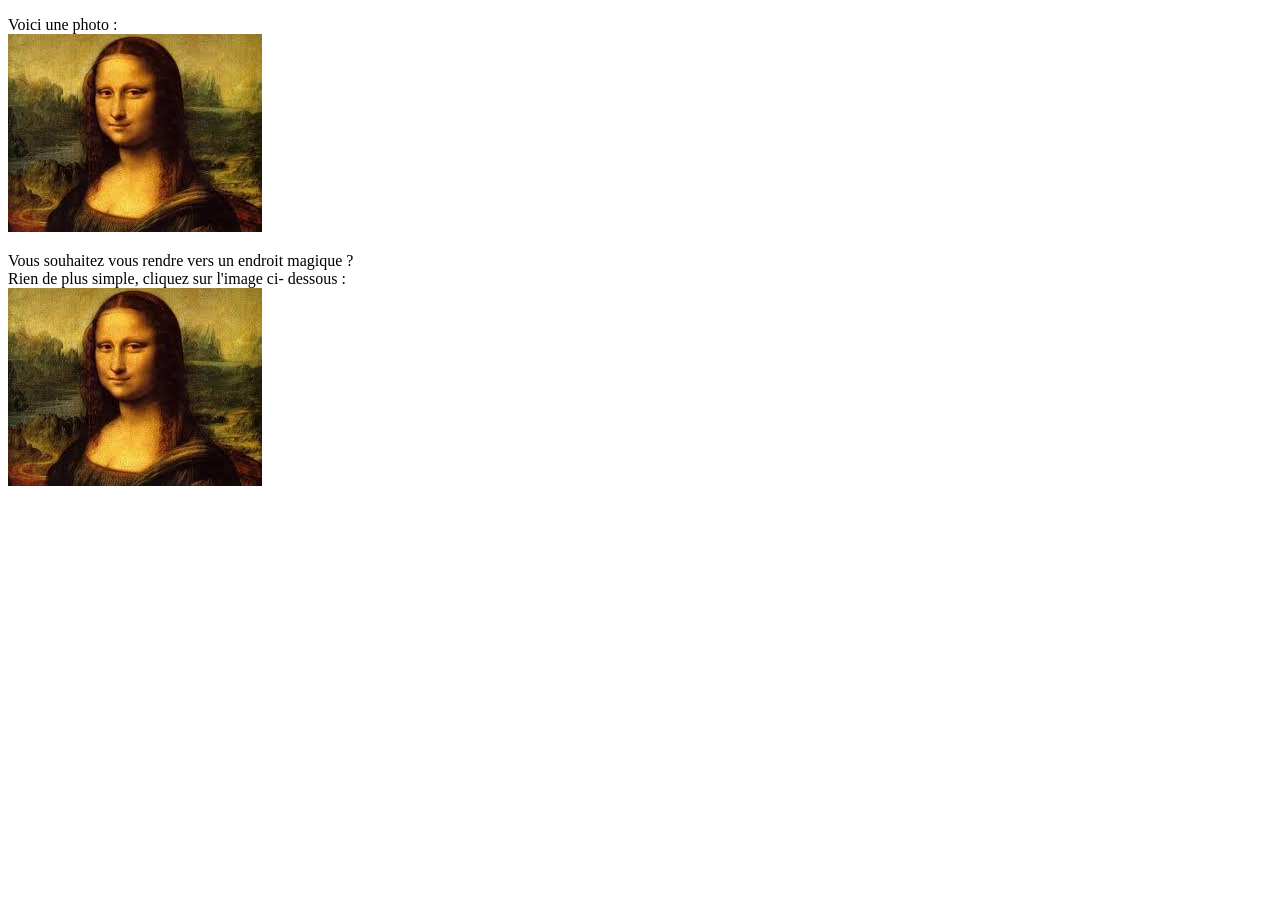
<file: page2.html>
<!DOCTYPE html>
<html lang="fr">

<head>
    <meta charset="UTF-8">
    <title> Page2 </title>
</head>

<body>

    <p>
        Voici une photo :<br />
        <img src="Image/La_Joconde.jpg" alt="La_Joconde" title="Peinture de Léonard deVinci (Monalisa)" />
    </p>

    <p>
        Vous souhaitez vous rendre vers un endroit magique ? <br /> Rien de plus simple, cliquez sur l'image ci-
        dessous :<br />
        <a href="page1.html"><img src="Image/La_Joconde.jpg" alt="La_Joconde" title="Allez à la page 1" /></a>
    </p>

</body>

</html>
</file>
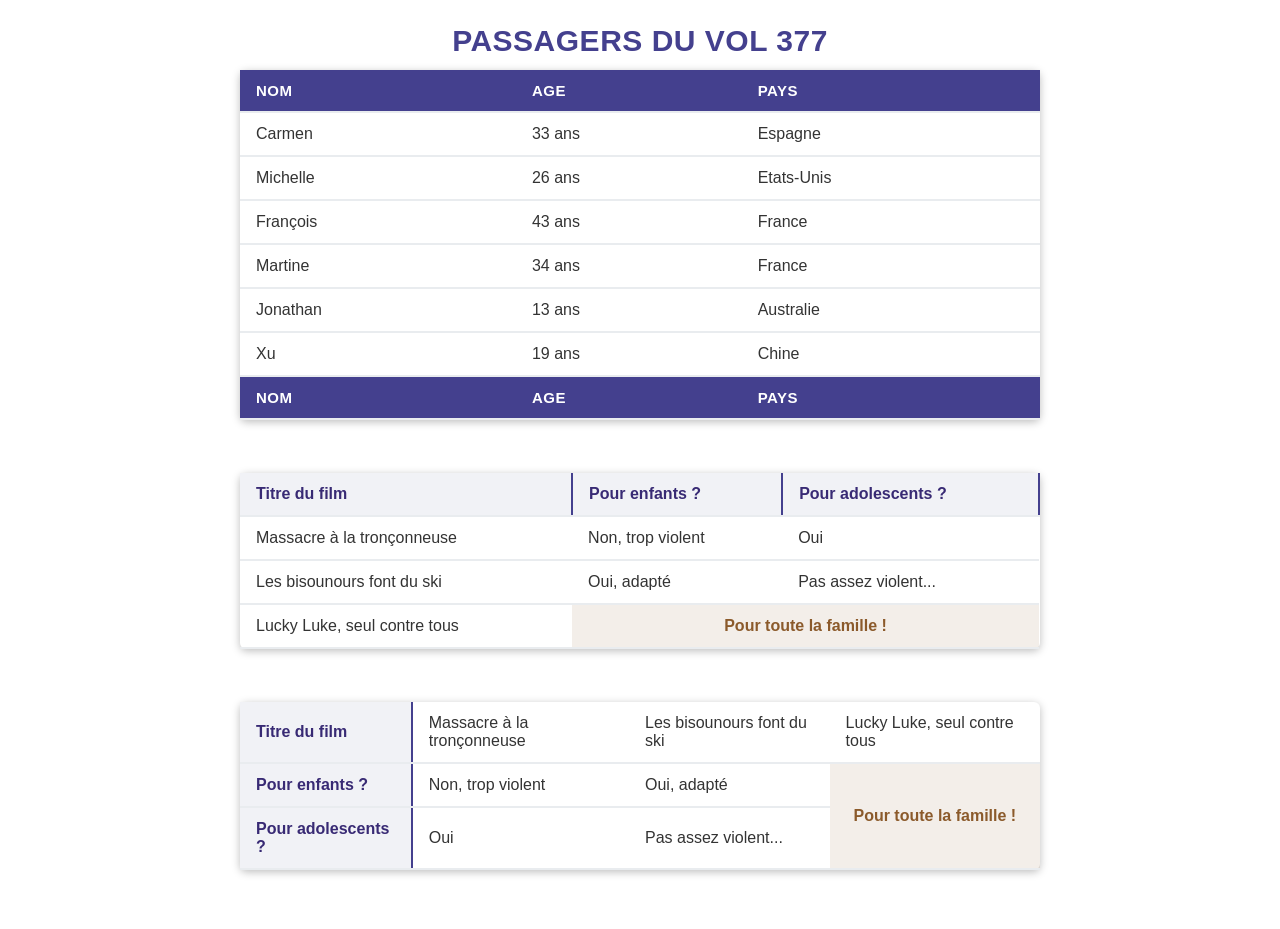
<file: Tableau.html>
<!DOCTYPE html>
<html lang="fr">
<head>
    <meta charset="UTF-8">
    <meta name="viewport" content="width=device-width, initial-scale=1.0">
    <title>TP Tableau</title>
    <link rel="stylesheet" href="Tableau.css">
</head>

<body>
    <table>
        <caption>Passagers du vol 377</caption>

        <thead> <!-- En-tête du tableau -->
            <tr>
                <th>Nom</th>
                <th>Age</th>
                <th>Pays</th>
            </tr>
        </thead>

        <tfoot> <!-- Pied de tableau -->
            <tr>
                <th>Nom</th>
                <th>Age</th>
                <th>Pays</th>
            </tr>
        </tfoot>

        <tbody> <!-- Corps du tableau -->
            <tr>
                <td>Carmen</td>
                <td>33 ans</td>
                <td>Espagne</td>
            </tr>
            <tr>
                <td>Michelle</td>
                <td>26 ans</td>
                <td>Etats-Unis</td>
            </tr>
            <tr>
                <td>François</td>
                <td>43 ans</td>
                <td>France</td>
            </tr>
            <tr>
                <td>Martine</td>
                <td>34 ans</td>
                <td>France</td>
            </tr>
            <tr>
                <td>Jonathan</td>
                <td>13 ans</td>
                <td>Australie</td>
            </tr>
            <tr>
                <td>Xu</td>
                <td>19 ans</td>
                <td>Chine</td>
            </tr>
        </tbody>
    </table><br />

    <table>
        <tr>
            <th>Titre du film</th>
            <th>Pour enfants ?</th>
            <th>Pour adolescents ?</th>
        </tr>
        <tr>
            <td>Massacre à la tronçonneuse</td>
            <td>Non, trop violent</td>
            <td>Oui</td>
        </tr>
        <tr>
            <td>Les bisounours font du ski</td>
            <td>Oui, adapté</td>
            <td>Pas assez violent...</td>
        </tr>
        <tr>
            <td>Lucky Luke, seul contre tous</td>
            <td colspan="2">Pour toute la famille !</td>
        </tr>
    </table><br />
    
    <table>
        <tr>
            <th>Titre du film</th>
            <td>Massacre à la tronçonneuse</td>
            <td>Les bisounours font du ski</td>
            <td>Lucky Luke, seul contre tous</td>
        </tr>
        <tr>
            <th>Pour enfants ?</th>
            <td>Non, trop violent</td>
            <td>Oui, adapté</td>
            <td rowspan="2">Pour toute la famille !</td>
        </tr>
        <tr>
            <th>Pour adolescents ?</th>
            <td>Oui</td>
            <td>Pas assez violent...</td>
        </tr>
    </table>

</body>

</html>
</file>
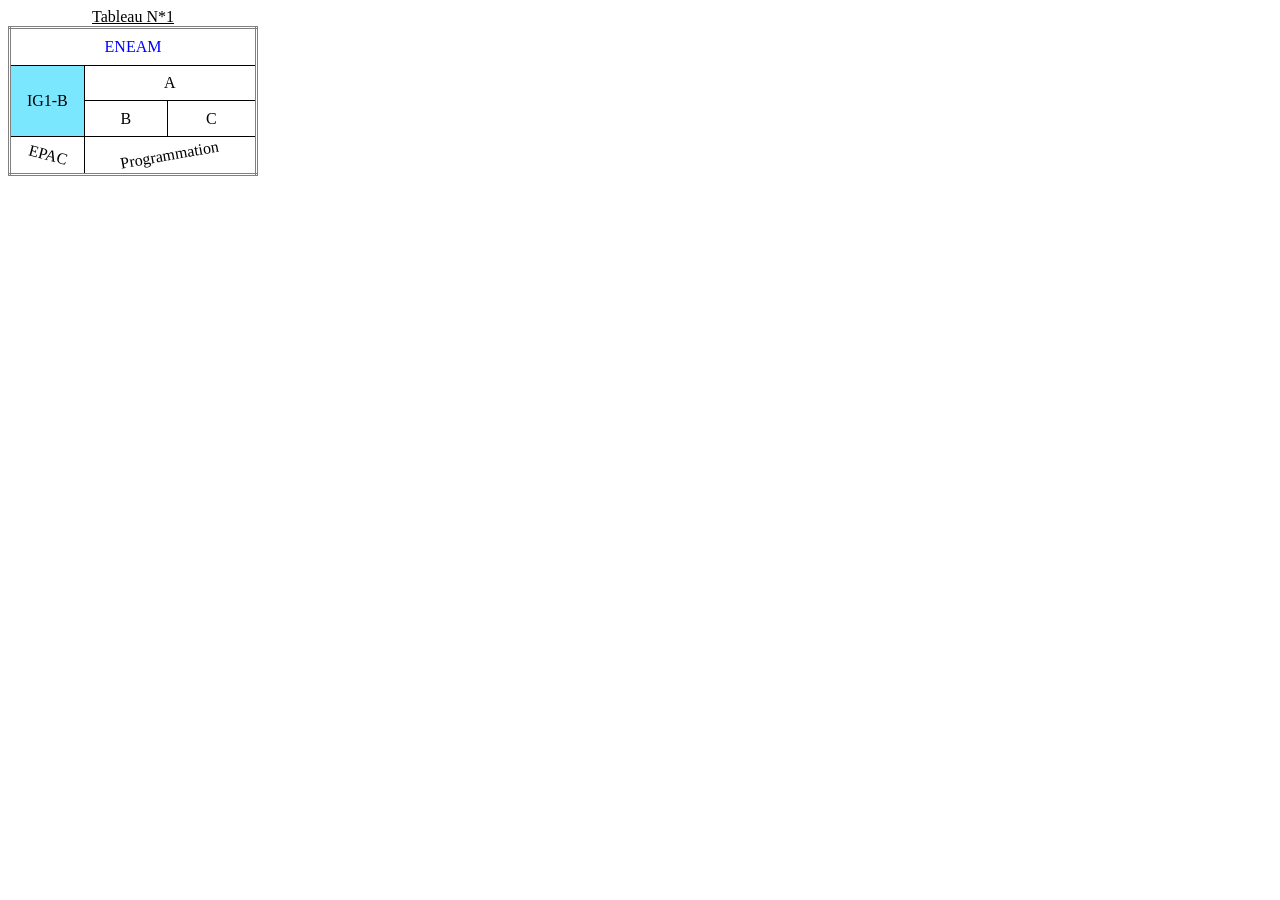
<file: TPtableau.html>
<!DOCTYPE html>
<html lang="fr">
<head>
    <meta charset="UTF-8">
    <title>tableau.html</title>
    <link rel="stylesheet" href="TPtableau.css"/>
</head>
<body>
    <table>
        <caption class="souligne"> Tableau N*1 </caption>

        <tr class="text-blue">
            <td colspan="3"> ENEAM </td>
        </tr>

        <tr>
            <td rowspan="2" class="fond"> IG1-B </td>
            <td colspan="2"> A </td>
        </tr>

        <tr>
            <td> B </td>
            <td> C </td>
        </tr>

        <tr>
            <td class="rotation-droite"> EPAC </td>
            <td colspan="2" class="rotation-gauche"> Programmation </td>
        </tr>


    </table>
</body>
</html>
</file>
<file: index.css>
body {
    margin: 0;
    padding: 0;
    height: 100vh;
    overflow: hidden;
    background-color: #dadae0;
    font-family: 'Segoe UI', Tahoma, Geneva, Verdana, sans-serif;
}


#header-principal {
    height: 100px;
    background-color: rgb(68, 64, 142);
    box-sizing: border-box;
}

/* Adaptation automatique des images de logos à la hauteur du header */
.logo-container {
    height: 100%;
    display: flex;
    align-items: center;
}

.logo-img {
    height: 70px;
    width: 70px;   
}


.main-layout {
    height: calc(100vh - 140px); /* Hauteur restante : 100% moins les 100px du header */
    display: flex;
}


#menu-gauche {
    width: 20%;
    flex: 0 0 20%;
    background-color: #ffffff;
    height: 100%;
}

/* Écran d'affichage forcé à occuper les 80% restants */
#ecran-affichage {
    width: 80%;
    flex: 0 0 80%;
    height: 100%;
}

#menu-gauche .list-group-item {
    background-color: transparent;
    color: #382a74;
    border: none;
    font-weight: 500;
    transition: all 0.2s ease;     /* Animation fluide lors du survol */
}

#menu-gauche .list-group-item-action:hover {
    background-color: #efefef;
}


#menu-gauche .list-group-item.active {
    background-color: #efefef;
    color: #8b5a2b ;
    font-weight: bold;
    border-left: 5px solid #8b5a2b; 
}


.main-screen-card {
    background-color: #ffffff;
    border-radius: 8px;
    box-shadow: 0 4px 12px rgb(118, 118, 118);
    overflow: hidden;
}


iframe {
    width: 100%;
    height: 100%;
    border: none; 
    overflow-y: auto; 
}

#footer {
    height: 40px;
    background-color: rgb(68, 64, 142);
    box-sizing: border-box;
    font-size: 13px;
    letter-spacing: 0.5px;
}
</file>
<file: CV.css>
body {
    background-color: rgb(216, 222, 210);
    font-family: 'Segoe UI', Tahoma, Geneva, Verdana, sans-serif;
    margin: 0 ;
    padding: 20px 0;
}

#page-cv {
    width: 800px;
    margin: 0 auto;
    background-color: #ffffff;
    box-shadow:0 4px 15px #cac8c8;
}

#header {
    width: 800px;
    height: 50px;
    background-color: rgb(114, 149, 18);
    color: #ffffff;
    margin: 0 ;
    padding: 40px 0 50px 0;
    text-align: center;
}

#header h2 {
    margin: 0;
    font-size: 24px;
    text-align: center;
}

#header h3 {
    margin: 5px 0 0 85px;
    font-size: 18px;
    font-weight: normal;
}

#colonne-gauche {
    width: 210px;
    background-color: #182d41;
    color: #ffffff;
    float: left;
    min-height: 720px;
    padding: 20px;
}

#colonne-droite {
    width: 490px;
    float: left;
    padding: 30px;
    background-color: #ffffff;
}

.clear {
    clear: both;
}

.bloc-photo {
    text-align: center;
    margin-top: -95px;
    margin-bottom: 25px;
}

.bloc-photo img {
    width: 150px;
    height: 200px;
}

.bloc-gauche {
    margin-bottom: 30px;
}

.bloc-gauche h3 {
    padding-bottom: 5px;
    color: rgb(114, 149, 18);
    text-transform: uppercase;
    font-size: 20px;
    border-bottom: 1px solid rgb(114, 149, 18);;
}

.bloc-gauche p, .bloc-gauche li {
    font-size: 14px;
    color: #edefe7;
    line-height: 1.5;
}

.bloc-gauche ul {
    padding-left: 15px;
    margin: 5px 0;
}

.section-droite {
    margin-bottom: 30px;
}

.section-droite h3 {
    color: #2c3e50;
    font-size: 20px;
    border-left: 5px solid rgb(114, 149, 18);
    padding-left: 10px;
    margin-top: 0;
}

.element-parcours {
    margin-bottom: 20px;
    padding-left: 15px;
}

.element-parcours h4 {
    margin: 0 0 5px 0;
    color: #333333;
    font-size: 16px;
}

.etablissement {
    margin: 0 0 5px 0;
    color: #37453b;
    font-weight: bold;
    font-size: 10px;
}

.element-parcours p {
    margin: 0;
    color: #666666;
    font-size: 10px;
    line-height: 1.4;
}
</file>
<file: Formulaire.css>
#ameliore {
    width: 380px; 
    height: 150px; 
}

/* On stylise le bloc qui contient tout le formulaire */
form {
    max-width: 400px;
    margin: 20px auto;
    padding: 20px;
    background-color: rgb(255, 255, 255);
    border-radius: 8px;
    box-shadow: 0 4px 10px rgb(159, 152, 152);
}

/* On stylise les zones de texte */
input[type="text"], input[type="password"] {
    width: 100%;
    padding: 10px;
    margin-bottom: 10px;
    border: 1px solid #ccc;
    border-radius: 4px;
    box-sizing: border-box; 
}
</file>
<file: liste.css>
.pas_de_retrait {
    list-style-position: inside;
}

.retrait {
    list-style-position: outside;
}

/* Listes à puces non ordonnées */

.cercle {
    list-style-type: circle;
}

.carre {
    list-style-type: square;
}

.rien {
    list-style-type: none;
}

.commence_a_zero {
    list-style-type: decimal-leading-zero;
}

.lettres_minuscules {
    list-style-type: lower-alpha;
}

.chiffres_romains {
    list-style-type: upper-roman;
}

.lettres_grecques {
    list-style-type: lower-greek;
}

/* Quelques styles supplémentaires juste pour la présentation 
En plus ça vous fait quelques rappels ;o) */

h2 {
    text-indent: 20px;
    font-family: Arial, Verdana, "Times New Roman", serif;
}

em {
    background-color: yellow;
}

strong {
    color: red;
}
</file>
<file: ma page.css>
body {
    font-family: 'Segoe UI', Tahoma, Geneva, Verdana, sans-serif;
    background-color: #fcfcfc;
    border: 5px double #2c3e50 ;
    padding: 30px;
    min-height: 100vh;
    margin: 15px;
    box-sizing: border-box;
}

.small-pic {
    width: 150px; 
    height: 150px;
}

.entete {
    width: 100%;
    border-collapse: collapse;
    margin-bottom: 40px;
    border: 2px solid black;
}

.logo {
    width: 20px;
    padding: 5px;
    vertical-align: middle;
    border: 2px solid black;
    background-color: #f8f9fa;
}

.texte {
    text-align: center;
    font-weight: bold;
    vertical-align: middle;
}

.texte h2 {
    color: #343a40;
}

.lien-nom:hover {
    color: #ffffff;
    background-color: #0056b3;
    border-radius: 4px;
}
.lien-nom {
    color: #0056b3;
    text-decoration: none;
    padding: 2px 8px;
    transition: all 0.3s ease;
}

h3 {
    color: #0056b3;
    padding-bottom: 5px;
    margin-top: 20px;
    border-bottom: 2px solid #e9ecef;
}

#Description{
    border-bottom: none;
}

.infos {
    margin-left: 40px;
    background-color: #ffffff;
    padding: 15px 20px;
    border-left: 4px solid #0056b3;
    border-radius: 0 8px 8px 0;
    box-shadow: 0 2px 4px rgb(104, 100, 107);
}
.infos p {
    margin: 8px 0;
    font-size: 16px;
}

.infos strong {
    color: #495057;
}

.photo {
    text-align: center;
    margin: 30px 0;
}

.maphoto {
    width: 200px;
    height: auto;
    border: 1px solid #ced4da;
    border-radius: 6px;
    box-shadow: 0 4px 8px rgb(106, 104, 104);
    transition: transform 0.3s ease;
}

.maphoto:hover {
    transform: scale(1.1);
}

.liste {
    margin-left: 40px;
    padding-left: 20px;
}

.liste li {
    margin: 12px 0;
    font-size: 16px;
    font-weight: 500;
}

.texte-description {
    font-size: 18px;
    line-height: 1.5;
    text-align: justify;
    background-color: #eecfba30;
    padding: 20px;
    border-radius: 8px;
    border: 1px dashed #ced4da;
}
</file>
<file: ma-page.css>
body {
    font-family: 'Segoe UI', Tahoma, Geneva, Verdana, sans-serif;
    background-color: #fcfcfc;
    border: 5px double #2c3e50 ;
    padding: 30px;
    min-height: 100vh;
    margin: 15px;
    box-sizing: border-box;
}

.small-pic {
    width: 150px; 
    height: 150px;
}

.entete {
    width: 100%;
    border-collapse: collapse;
    margin-bottom: 40px;
    border: 2px solid black;
}

.logo {
    width: 20px;
    padding: 5px;
    vertical-align: middle;
    border: 2px solid black;
    background-color: #f8f9fa;
}

.texte {
    text-align: center;
    font-weight: bold;
    vertical-align: middle;
}

.texte h2 {
    color: #343a40;
}

.lien-nom:hover {
    color: #ffffff;
    background-color: #0056b3;
    border-radius: 4px;
}
.lien-nom {
    color: #0056b3;
    text-decoration: none;
    padding: 2px 8px;
    transition: all 0.3s ease;
}

h3 {
    color: #0056b3;
    padding-bottom: 5px;
    margin-top: 20px;
    border-bottom: 2px solid #e9ecef;
}

#Description{
    border-bottom: none;
}

.infos {
    margin-left: 40px;
    background-color: #ffffff;
    padding: 15px 20px;
    border-left: 4px solid #0056b3;
    border-radius: 0 8px 8px 0;
    box-shadow: 0 2px 4px rgb(104, 100, 107);
}
.infos p {
    margin: 8px 0;
    font-size: 16px;
}

.infos strong {
    color: #495057;
}

.photo {
    text-align: center;
    margin: 30px 0;
}

.maphoto {
    width: 200px;
    height: auto;
    border: 1px solid #ced4da;
    border-radius: 6px;
    box-shadow: 0 4px 8px rgb(106, 104, 104);
    transition: transform 0.3s ease;
}

.maphoto:hover {
    transform: scale(1.1);
}

.liste {
    margin-left: 40px;
    padding-left: 20px;
}

.liste li {
    margin: 12px 0;
    font-size: 16px;
    font-weight: 500;
}

.texte-description {
    font-size: 18px;
    line-height: 1.5;
    text-align: justify;
    background-color: #eecfba30;
    padding: 20px;
    border-radius: 8px;
    border: 1px dashed #ced4da;
}
</file>
<file: page1.css>
body {
    font-family: 'Segoe UI', Tahoma, Geneva, Verdana, sans-serif;
    line-height: 1.6;
    color: #2f3542;
    background-color: #ffffff; 
    padding: 20px;
    margin: 0;
}

h1 {
    color: #44408e;
    border-bottom: 2px solid #efefef;
    letter-spacing: 0.5px;
}

h2 {
    color: #382a74;
    
}

h3, h4 {
    color: #8b5a2b;
}

p {
    text-align: justify;
}

em {
    color: #44408e;
    font-weight: 500;
}

q {
    font-style: italic;
    color: #57606f;
    background-color: #f1f2f6;
    padding: 2px 6px;
    border-radius: 4px;
}

sub, sup {
    color: #8b5a2b;
    font-weight: bold;
}

acronym {
    cursor: pointer;
}

blockquote {
    background-color: #f8f9fa;
    border-left: 4px solid #8b5a2b;
    margin: 20px 0;
    padding: 15px 25px;
    border-radius: 0 8px 8px 0;
}

blockquote p {
    font-family: Georgia, 'Times New Roman', serif;
    font-style: italic;
    color: #46556c;
    line-height: 1.8;
    margin: 0;
    text-align: left;
}
</file>
<file: Tableau.css>
body {
    font-family: 'Segoe UI', Tahoma, Geneva, Verdana, sans-serif;
    background-color: #ffffff; 
    color: #333333;
    padding: 24px;
    margin: 0;
}

table {
    width: 100%; 
    max-width: 800px; 
    margin: 0 auto 35px auto;
    border-collapse: collapse;
    background-color: #ffffff;
    box-shadow: 0 2px 8px rgb(189, 189, 189);
    border-radius: 6px;
}

caption {
    font-size: 30px;
    font-weight: bold;
    color: #44408e;  
    padding-bottom: 12px;
    text-transform: uppercase;
    letter-spacing: 0.5px;
}

th, td {
    padding: 12px 16px;
    text-align: left; 
    border-bottom: 2px solid #e9ecef; 
}


thead th, tfoot th {
    background-color: #44408e; 
    color: #ffffff;
    font-weight: 600;
    text-transform: uppercase;
    font-size: 15px;
    letter-spacing: 0.5px;
}


tbody th {
    background-color: #f1f2f6;
    color: #382a74;
    font-weight: 600;
    border-right: 2px solid #44408e; 
}


td[colspan="2"], td[rowspan="2"] {
    background-color: rgba(139, 90, 43, 0.1);
    color: #8b5a2b;                 
    font-weight: bold;
    text-align: center;     
}
</file>
<file: TPtableau.css>
table { 
    border-collapse: collapse;
    border-style: double ; 
    width: 250px; 
    height: 150px; 
}

td { 
    border: 1px solid black;
    text-align: center;
}

.souligne {
    text-decoration: underline;
}

.text-blue { 
    color: blue;
}

.fond{ 
    background-color: rgb(122, 231, 255);
}

.rotation-droite {
    transform: rotate(15deg);
}

.rotation-gauche {
    transform: rotate(-10deg);
}
</file>
